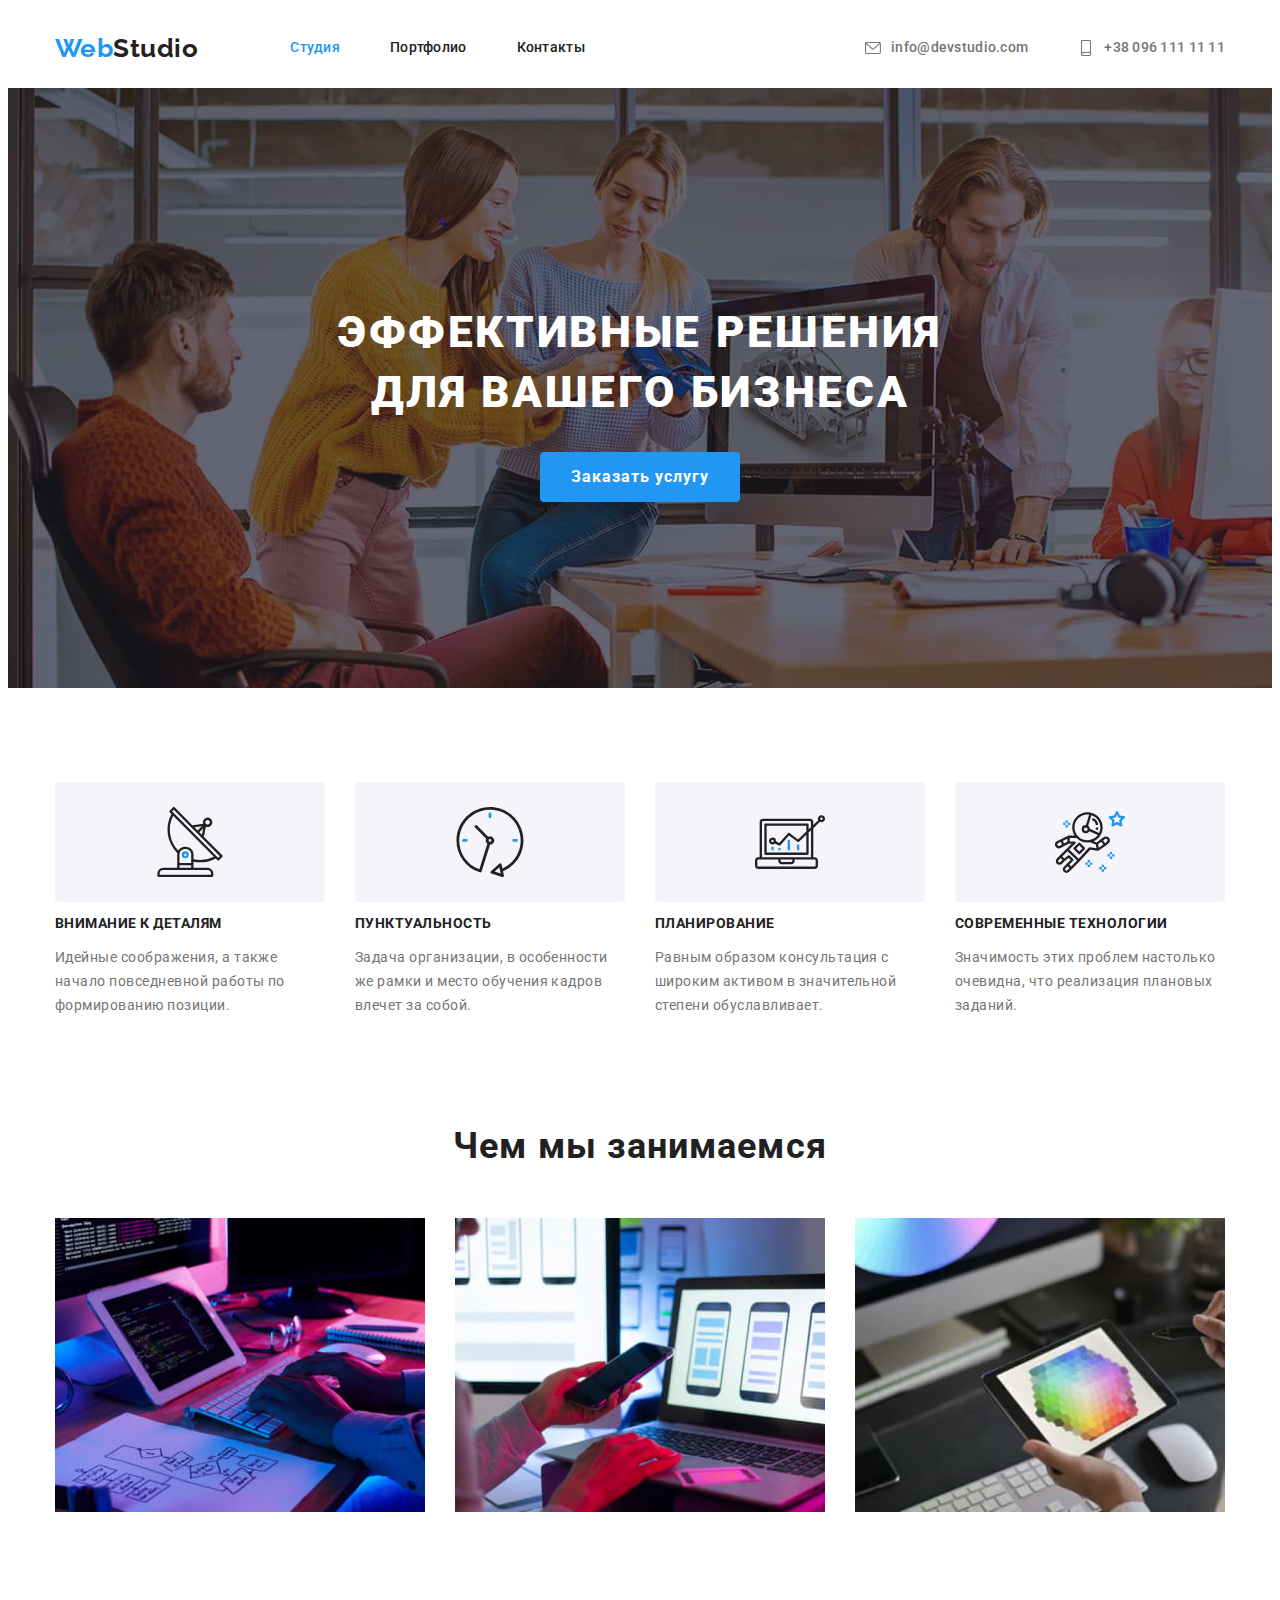
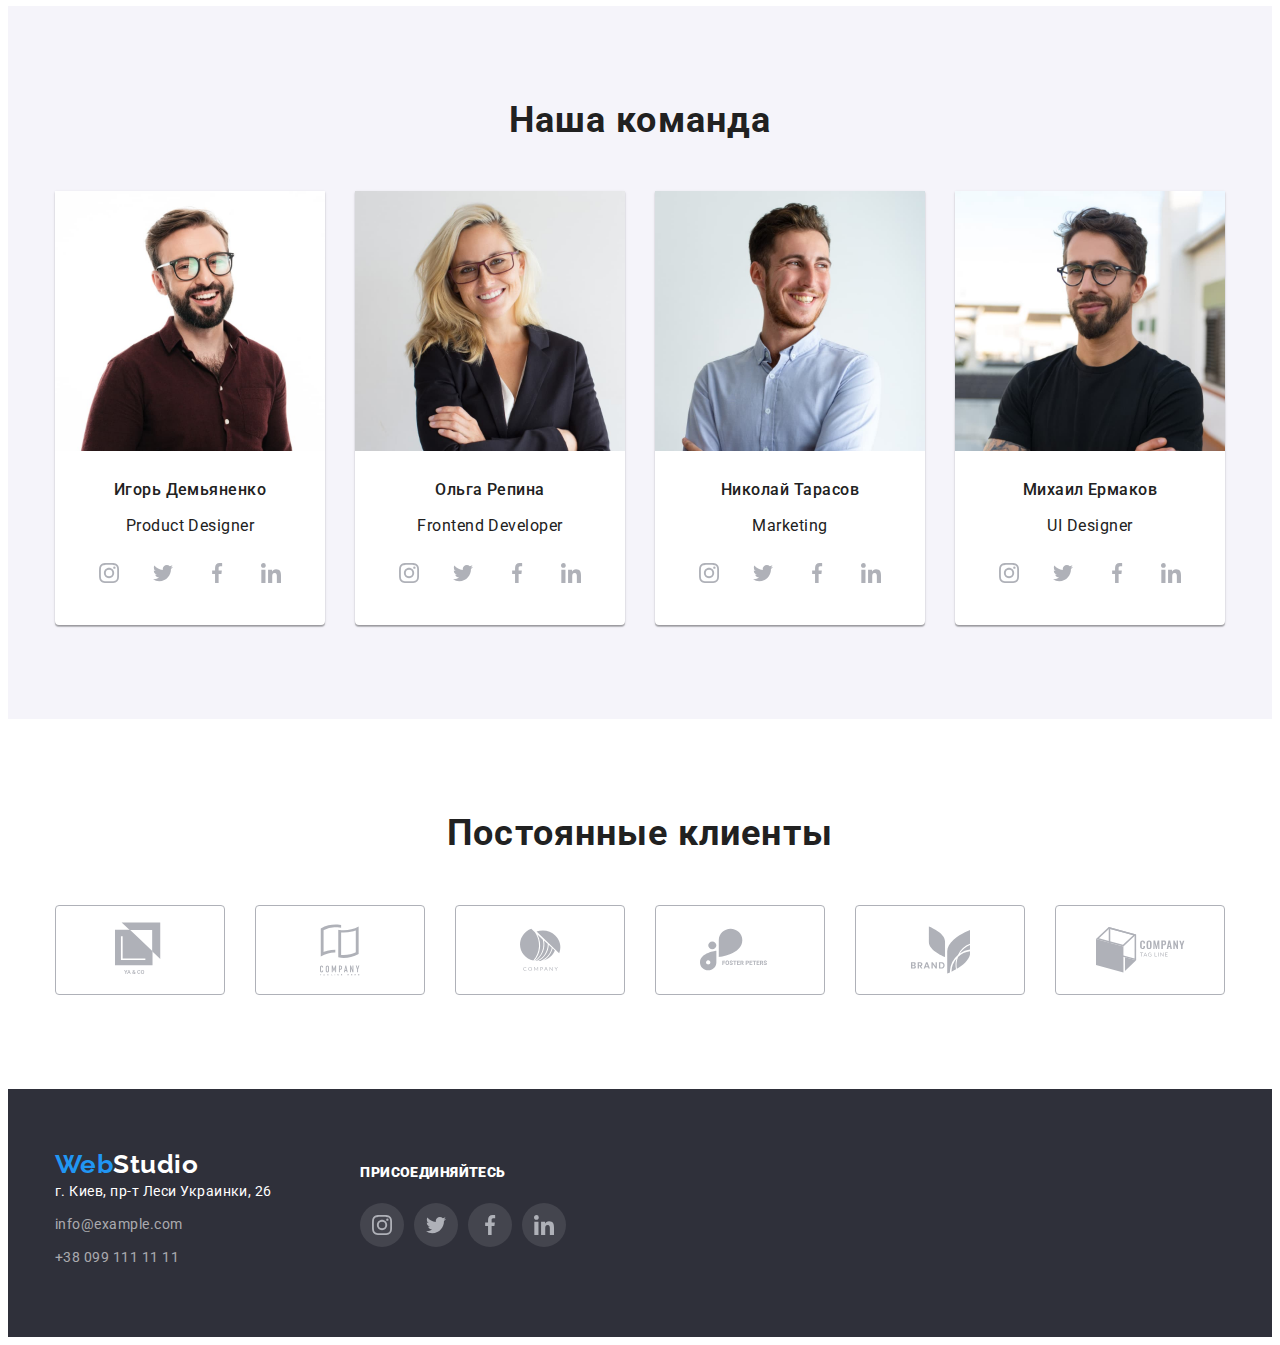
<file: index.html>
<!DOCTYPE html>
<html lang="ru">

<head>
  <meta charset="UTF-8">
  <meta name="viewport" content="width=device-width, initial-scale=1.0">
  <meta name="description" content="Р">
  <title>WebStudio</title>
  <link href="https://fonts.googleapis.com/css2?family=Raleway:wght@700&family=Roboto:wght@400;500;700;900&display=swap" rel="stylesheet">
  <link rel="stylesheet" href="https://cdnjs.cloudflare.com/ajax/libs/modern-normalize/1.0.0/modern-normalize.min.css" integrity="sha512-ISS7cAi1PEhQ8jnbJpJZMd29NlhNj4AWYyLOSp2CE/CsHxTCu+r+t0D2yoJudVrd0/8fTVPUVDzY5Tvli75u/g==" crossorigin="anonymous" />
  <link rel="stylesheet" href="./css/style.css">
</head>
<body>
  <!-- ============== HEADER ============== -->
  <header class="container">
    <div class="header">
      <nav class="header-nav">
        <a class="logo black" href="./index.html">Web<span>Studio</span></a>
        <ul class="header-nav-list">
          <li class="header-nav-list-item active"><a href="./index.html">Студия</a></li>
          <li class="header-nav-list-item"><a href="./portfolio.html">Портфолио</a></li>
          <li class="header-nav-list-item"><a href="#">Контакты</a></li>
        </ul>
      </nav>
      <address>
        <ul class="header-address-list">
          <li class="header-address-list-item">
            <a href="mailto:info@devstudio.com">
              <svg class="header-address-list__icon">
                <use width="16" href="./images/sprite.svg#envelope"></use>
              </svg>
            info@devstudio.com
            </a>
          </li>
          <li class="header-address-list-item">
            <a href="tel:+380961111111">
              <svg class="header-address-list__icon">
                <use width="16" href="./images/sprite.svg#smartphone"></use>
              </svg>
            +38 096 111 11 11
            </a>
          </li>
        </ul>
      </address>
    </div>
  </header>
  <!-- ============== HERO ============== -->
  <section class="hero-wrapper">
    <div class="container">
      <div class="hero">
        <h1 class="hero-title">Эффективные решения<br>для вашего бизнеса</h1>
        <a class="btn hero-btn" href="#">Заказать услугу</a>
      </div>
    </div>
  </section>
  <!-- ============== ADVANTAGES ============== -->
  <section class="container section-hidden-heading">
    <h2 class="hidden">Наши преимущества</h2>
    <ul class="advantages-list">
      <li class="advantages-list-item">
        <p class="advantages-title">Внимание к деталям</p>
        <p class="advantages-describ">Идейные соображения, а также начало повседневной работы по формированию позиции.</p>
      </li>
      <li class="advantages-list-item">
        <p class="advantages-title">Пунктуальность</p>
        <p class="advantages-describ">Задача организации, в особенности же рамки и место обучения кадров влечет за собой.</p>
      </li>
      <li class="advantages-list-item">
        <p class="advantages-title">Планирование</p>
        <p class="advantages-describ">Равным образом консультация с широким активом в значительной степени обуславливает.</p>
      </li>
      <li class="advantages-list-item">
        <p class="advantages-title">Современные технологии</p>
        <p class="advantages-describ">Значимость этих проблем настолько очевидна, что реализация плановых заданий.</p>
      </li>
    </ul>
  </section>
  <!-- ============== WHAT WE DO ============== -->
  <section class="container section">
    <h2 class="what-wedo-title">Чем мы занимаемся</h2>
    <ul class="what-wedo-list">
      <li><img width="370" height="294" src="./images/programmeing.jpg" alt="Программирование. Рабочее место программиста."></li>
      <li><img width="370" height="294" src="./images/development.jpg" alt="Проектирование. На экране лэптопа варианты интерфейсов для мобильных устройств."></li>
      <li><img width="370" height="294" src="./images/design.jpg" alt="Дизайн. Планшет в руке с изображением палитры цветов."></li>
    </ul>
  </section>
  <!-- ============== OUR TEAM ============== -->
  <section class="section-wrapper">
    <div class="container section">
      <h2 class="our-team-title">Наша команда</h2>
      <ul class="our-team-list">
        <li>
          <img width="270" height="260" src="./images/demjanenko.jpg" alt="Игорь Демьяненко">
          <p class="our-team-name">Игорь Демьяненко</p>
          <p class="our-teal-department">Product Designer</p>          
          <ul class="social-list">
            <li><a class="social-list-link" href="" aria-label="ссылка на инстаграм">
              <svg class="social-list-link__icon">
                <use href="./images/sprite.svg#instagram"></use>
              </svg></a>
            </li>
            <li><a class="social-list-link" href="" aria-label="ссылка на твиттер">
              <svg class="social-list-link__icon">
                <use href="./images/sprite.svg#twitter"></use>
              </svg></a>
            </li>
            <li><a class="social-list-link" href="" aria-label="ссылка на фейсбук">
              <svg class="social-list-link__icon">
                <use href="./images/sprite.svg#facebook"></use>
              </svg></a>
            </li>
            <li><a class="social-list-link" href="" aria-label="ссылка на линкедин">
              <svg class="social-list-link__icon">
                <use href="./images/sprite.svg#linkedin"></use>
              </svg></a>
            </li>
          </ul>
        </li>
        <li>
          <img width="270" height="260" src="./images/repina.jpg" alt="Ольга Репина">
          <p class="our-team-name">Ольга Репина</p>
          <p class="our-teal-department">Frontend Developer</p>
          <ul class="social-list">
            <li><a class="social-list-link" href="" aria-label="ссылка на инстаграм">
              <svg class="social-list-link__icon">
                <use href="./images/sprite.svg#instagram"></use>
              </svg></a>
            </li>
            <li><a class="social-list-link" href="" aria-label="ссылка на твиттер">
              <svg class="social-list-link__icon">
                <use href="./images/sprite.svg#twitter"></use>
              </svg></a>
            </li>
            <li><a class="social-list-link" href="" aria-label="ссылка на фейсбук">
              <svg class="social-list-link__icon">
                <use href="./images/sprite.svg#facebook"></use>
              </svg></a>
            </li>
            <li><a class="social-list-link" href="" aria-label="ссылка на линкедин">
              <svg class="social-list-link__icon">
                <use href="./images/sprite.svg#linkedin"></use>
              </svg></a>
            </li>
          </ul>
        </li>
        <li>
          <img width="270" height="260" src="./images/tarasov.jpg" alt="Николай Тарасов">
          <p class="our-team-name">Николай Тарасов</p>
          <p class="our-teal-department">Marketing</p>
          <ul class="social-list">
            <li><a class="social-list-link" href="" aria-label="ссылка на инстаграм">
              <svg class="social-list-link__icon">
                <use href="./images/sprite.svg#instagram"></use>
              </svg></a>
            </li>
            <li><a class="social-list-link" href="" aria-label="ссылка на твиттер">
              <svg class="social-list-link__icon">
                <use href="./images/sprite.svg#twitter"></use>
              </svg></a>
            </li>
            <li><a class="social-list-link" href="" aria-label="ссылка на фейсбук">
              <svg class="social-list-link__icon">
                <use href="./images/sprite.svg#facebook"></use>
              </svg></a>
            </li>
            <li><a class="social-list-link" href="" aria-label="ссылка на линкедин">
              <svg class="social-list-link__icon">
                <use href="./images/sprite.svg#linkedin"></use>
              </svg></a>
            </li>
          </ul>
        </li>
        <li>
          <img width="270" height="260" src="./images/ermakov.jpg" alt="Михаил Ермаков">
          <p class="our-team-name">Михаил Ермаков</p>
          <p class="our-teal-department">UI Designer</p>
          <ul class="social-list">
            <li><a class="social-list-link" href="" aria-label="ссылка на инстаграм">
              <svg class="social-list-link__icon">
                <use href="./images/sprite.svg#instagram"></use>
              </svg></a>
            </li>
            <li><a class="social-list-link" href="" aria-label="ссылка на твиттер">
              <svg class="social-list-link__icon">
                <use href="./images/sprite.svg#twitter"></use>
              </svg></a>
            </li>
            <li><a class="social-list-link" href="" aria-label="ссылка на фейсбук">
              <svg class="social-list-link__icon">
                <use href="./images/sprite.svg#facebook"></use>
              </svg></a>
            </li>
            <li><a class="social-list-link" href="" aria-label="ссылка на линкедин">
              <svg class="social-list-link__icon">
                <use href="./images/sprite.svg#linkedin"></use>
              </svg></a>
            </li>
          </ul>
        </li>
      </ul>
    </div>
  </section>
  <!-- ============== CLIENTS ============== -->
  <section class="container section">
    <h2 class="clients-title">Постоянные клиенты</h2>

      <!-- !!!!!!!????????      WHY IT DOESN'T WORK CORRECTLY? -->

    <ul class="clients-list">
      <li>
        <a class="clients-list-link" href="" aria-label="ссылка на сайт клиента 1">
          <svg width="50" class="clients-list-link__icon">
            <use href="./images/sprite.svg#logo1"></use>
          </svg>
        </a>
      </li>
      <li>
        <a class="clients-list-link" href="" aria-label="ссылка на сайт клиента 1">
          <svg width="40" class="clients-list-link__icon">
            <use href="./images/sprite.svg#logo2"></use>
          </svg>
        </a>
      </li>
      <li>
        <a class="clients-list-link" href="" aria-label="ссылка на сайт клиента 1">
          <svg width="41" class="clients-list-link__icon">
            <use href="./images/sprite.svg#logo3"></use>
          </svg>
        </a>
      </li>
      <li>
        <a class="clients-list-link" href="" aria-label="ссылка на сайт клиента 1">
          <svg width="80" class="clients-list-link__icon">
            <use href="./images/sprite.svg#logo4"></use>
          </svg>
        </a>
      </li>
      <li>
        <a class="clients-list-link" href="" aria-label="ссылка на сайт клиента 1">
          <svg width="59" class="clients-list-link__icon">
            <use href="./images/sprite.svg#logo5"></use>
          </svg>
        </a>
      </li>
      <li>
        <a class="clients-list-link" href="" aria-label="ссылка на сайт клиента 1">
          <svg width="89" class="clients-list-link__icon">
            <use href="./images/sprite.svg#logo6"></use>
          </svg>
        </a>
      </li>
    </ul>
  </section>
  <!-- ============== FOOTER ============== -->
  <footer class="footer-wrapper">
    <ul class="container main-footer-list">
      <li>
        <a class="logo white" href="./index.html">Web<span>Studio</span></a>
        <address class="main-footer-address">
          <a class="main-footer-address-item" href="https://goo.gl/maps/NjZCvUkzxNPmsS3A7">г. Киев, пр-т Леси Украинки, 26</a>
          <a class="main-footer-address-item" href="mailto:info@devstudio.com">info@example.com</a>
          <a class="main-footer-address-item" href="tel:+380961111111">+38 099 111 11 11</a>
        </address>
      </li>
      <li>
        <p class="main-footer-join-title"><b>присоединяйтесь</b></p>
        <ul class="social-list footer">
          <li><a class="social-list-link" href="" aria-label="ссылка на инстаграм">
            <svg class="social-list-link__icon">
              <use href="./images/sprite.svg#instagram"></use>
            </svg></a>
          </li>
          <li><a class="social-list-link" href="" aria-label="ссылка на твиттер">
            <svg class="social-list-link__icon">
              <use href="./images/sprite.svg#twitter"></use>
            </svg></a>
          </li>
          <li><a class="social-list-link" href="" aria-label="ссылка на фейсбук">
            <svg class="social-list-link__icon">
              <use href="./images/sprite.svg#facebook"></use>
            </svg></a>
          </li>
          <li><a class="social-list-link" href="" aria-label="ссылка на линкедин">
            <svg class="social-list-link__icon">
              <use href="./images/sprite.svg#linkedin"></use>
            </svg></a>
          </li>
        </ul>
      </li>
    </ul>
  </footer>
</body>

</html>
</file>
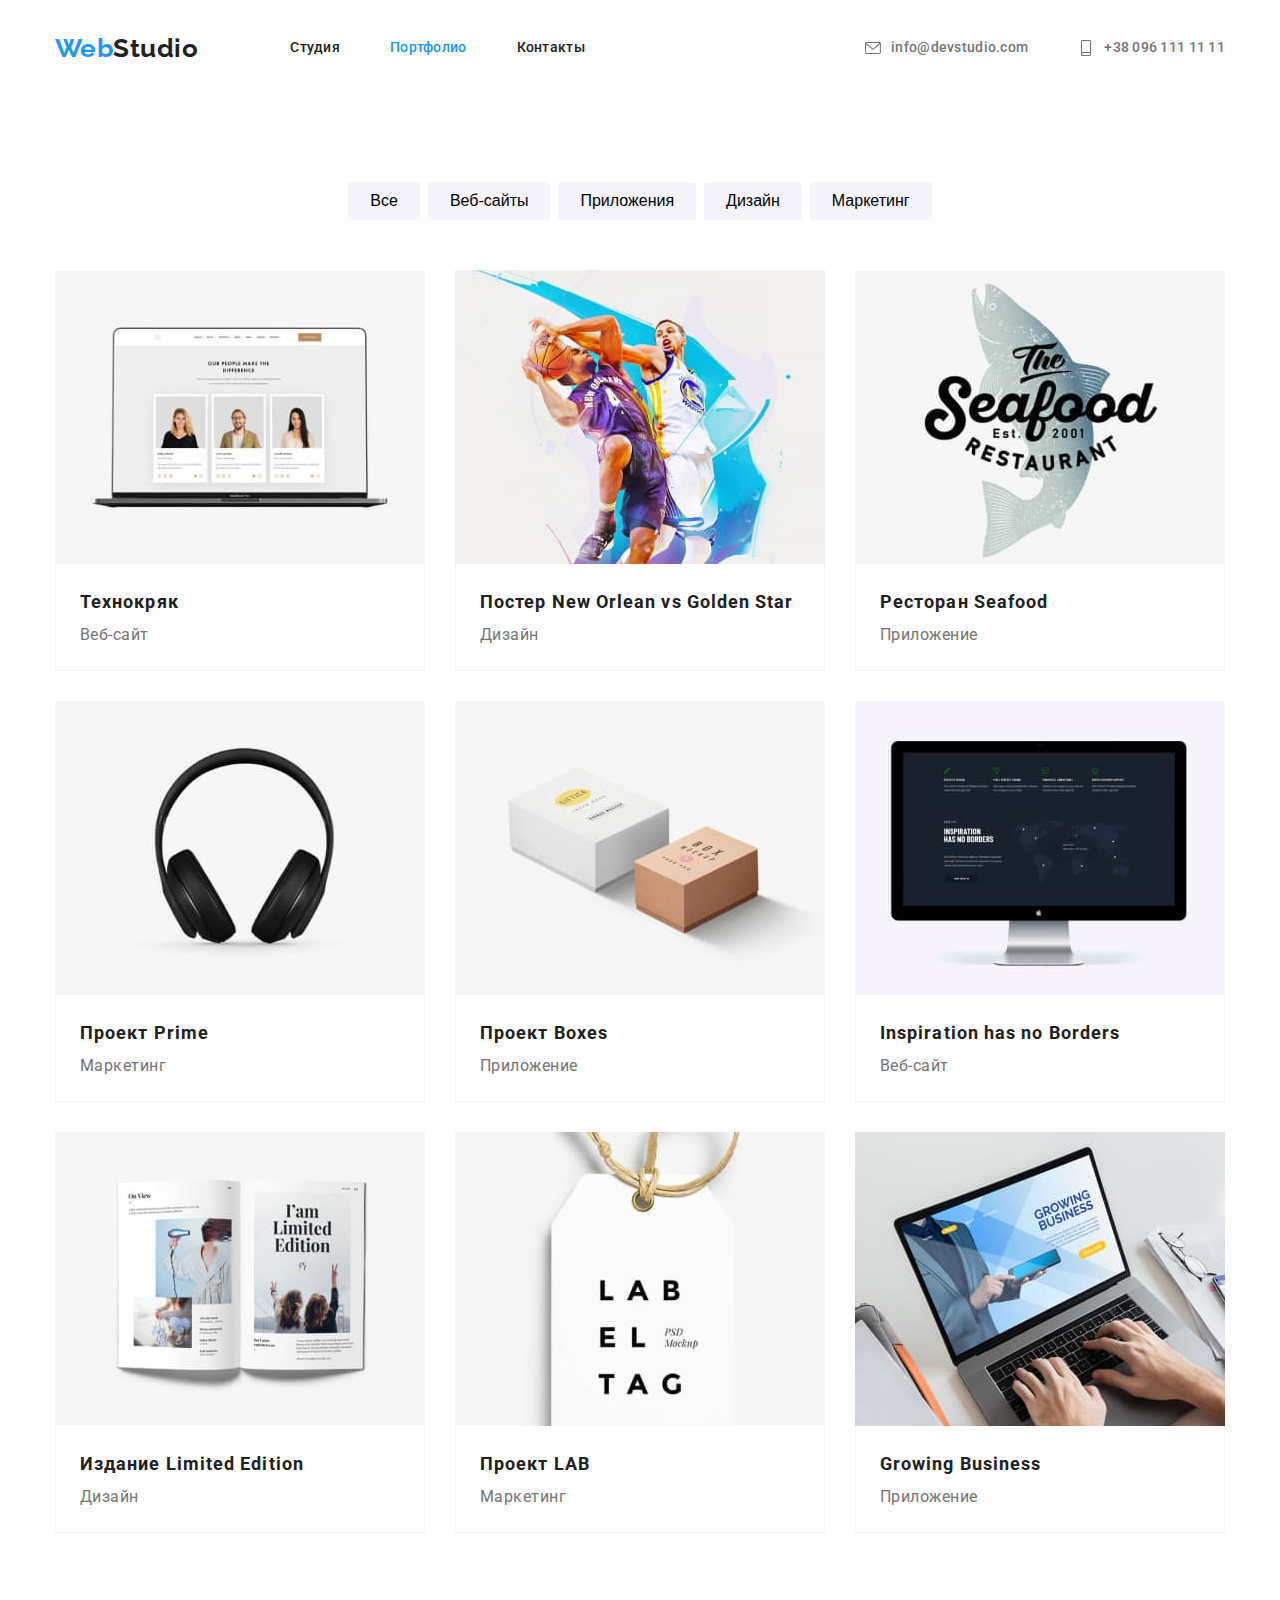
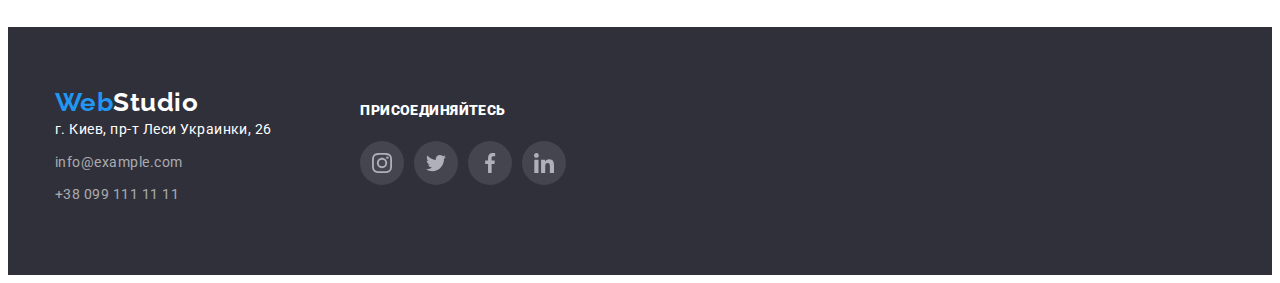
<file: portfolio.html>
<!DOCTYPE html>
<html lang="ru">

<head>
  <meta charset="UTF-8">
  <meta name="viewport" content="width=device-width, initial-scale=1.0">
  <meta name="description" content="Р">
  <title>WebStudio</title>
  <link href="https://fonts.googleapis.com/css2?family=Raleway:wght@700&family=Roboto:wght@400;500;700;900&display=swap"
    rel="stylesheet">
  <link rel="stylesheet" href="https://cdnjs.cloudflare.com/ajax/libs/modern-normalize/1.0.0/modern-normalize.min.css"
    integrity="sha512-ISS7cAi1PEhQ8jnbJpJZMd29NlhNj4AWYyLOSp2CE/CsHxTCu+r+t0D2yoJudVrd0/8fTVPUVDzY5Tvli75u/g=="
    crossorigin="anonymous" />
  <link rel="stylesheet" href="./css/style.css">
</head>

<body>
  <!-- ============== HEADER ============== -->
  <header class="container">
    <div class="header">
      <nav class="header-nav">
        <a class="logo black" href="./index.html">Web<span>Studio</span></a>
        <ul class="header-nav-list">
          <li class="header-nav-list-item"><a href="./index.html">Студия</a></li>
          <li class="header-nav-list-item active"><a href="./portfolio.html">Портфолио</a></li>
          <li class="header-nav-list-item"><a href="#">Контакты</a></li>
        </ul>
      </nav>
      <address>
        <ul class="header-address-list">
          <li class="header-address-list-item">
            <a href="mailto:info@devstudio.com">
              <svg class="header-address-list__icon">
                <use width="16" href="./images/sprite.svg#envelope"></use>
              </svg>
            info@devstudio.com
            </a>
          </li>
          <li class="header-address-list-item">
            <a href="tel:+380961111111">
              <svg class="header-address-list__icon">
                <use width="16" href="./images/sprite.svg#smartphone"></use>
              </svg>
            +38 096 111 11 11
            </a>
          </li>
        </ul>
      </address>
    </div>
  </header>
  <!-- ============== PORTFOLIO ============== -->
  <section class="container section">
    <h1 class="hidden">Портфолио</h1>
    <ul class="portfolio-btn-list">
      <li><button class="portfolio-btn" type="button">Все</button></li>
      <li><button class="portfolio-btn" type="button">Веб-сайты</button></li>
      <li><button class="portfolio-btn" type="button">Приложения</button></li>
      <li><button class="portfolio-btn" type="button">Дизайн</button></li>
      <li><button class="portfolio-btn" type="button">Маркетинг</button></li>
    </ul>

    <ul class="portfolio-cards-list">
      <li class="portfolio-cards-list-item">
        <img width="370" height="294" src="./images/tehnokrjak.jpg" alt="На экране лептопа главная страница сайта компании технокряк.">
        <footer class="portfolio-cards-footer">
          <p class="portfolio-cards-description">Технокряк</p>
          <p class="portfolio-cards-category">Веб-сайт</p>
        </footer>
      </li>
      <li class="portfolio-cards-list-item">
        <img width="370" height="294" src="./images/golden-star.jpg" alt="Два баскетболиста с мячом. Слева темнокожий парень,справа белый.">
        <footer class="portfolio-cards-footer">
          <p class="portfolio-cards-description">Постер New Orlean vs Golden Star</p>
          <p class="portfolio-cards-category">Дизайн</p>
        </footer>
      </li>
      <li class="portfolio-cards-list-item">
        <img width="370" height="294" src="./images/seafood.jpg" alt="Логотип компании сифуд.">
        <footer class="portfolio-cards-footer">
          <p class="portfolio-cards-description">Ресторан Seafood</p>
          <p class="portfolio-cards-category">Приложение</p>
        </footer>
      </li>
      <li class="portfolio-cards-list-item">
        <img width="370" height="294" src="./images/prime.jpg" alt="Черные наушники.">
        <footer class="portfolio-cards-footer">
          <p class="portfolio-cards-description">Проект Prime</p>
          <p class="portfolio-cards-category">Маркетинг</p>
        </footer>
      </li>
      <li class="portfolio-cards-list-item">
        <img width="370" height="294" src="./images/boxes.jpg" alt="Две коробки. Слева белая справа светло бурая.">
        <footer class="portfolio-cards-footer">
          <p class="portfolio-cards-description">Проект Boxes</p>
          <p class="portfolio-cards-category">Приложение</p>
        </footer>
      </li>
      <li class="portfolio-cards-list-item">
        <img width="370" height="294" src="./images/inspiration.jpg" alt=" На экране монитора главная страница сайта компании инсперейшенс хез но боодес.">
        <footer class="portfolio-cards-footer">
          <p class="portfolio-cards-description">Inspiration has no Borders</p>
          <p class="portfolio-cards-category">Веб-сайт</p>
        </footer>
      </li>
      <li class="portfolio-cards-list-item">
        <img width="370" height="294" src="./images/limited-edition.jpg" alt="Розвертка журнала издания лимитед едишн.">
        <footer class="portfolio-cards-footer">
          <p class="portfolio-cards-description">Издание Limited Edition</p>
          <p class="portfolio-cards-category">Дизайн</p>
        </footer>
      </li>
      <li class="portfolio-cards-list-item">
        <img width="370" height="294" src="./images/lab.jpg" alt="Белый бейдж с черными заглавными буквами лаб ель таг.">
        <footer class="portfolio-cards-footer">
          <p class="portfolio-cards-description">Проект LAB</p>
          <p class="portfolio-cards-category">Маркетинг</p>
        </footer>
      </li>
      <li class="portfolio-cards-list-item">
        <img width="370" height="294" src="./images/growing-bisiness.jpg" alt="На экране лептопа главная страница сайта компании гроуинг бизнен.">
        <footer class="portfolio-cards-footer">
          <p class="portfolio-cards-description">Growing Business</p>
          <p class="portfolio-cards-category">Приложение</p>
        </footer>
      </li>
    </ul>

  </section>
  <!-- ============== FOOTER ============== -->
  <footer class="footer-wrapper">
    <ul class="container main-footer-list">
      <li>
        <a class="logo white" href="./index.html">Web<span>Studio</span></a>
        <address class="main-footer-address">
          <a class="main-footer-address-item" href="https://goo.gl/maps/NjZCvUkzxNPmsS3A7">г. Киев, пр-т Леси Украинки, 26</a>
          <a class="main-footer-address-item" href="mailto:info@devstudio.com">info@example.com</a>
          <a class="main-footer-address-item" href="tel:+380961111111">+38 099 111 11 11</a>
        </address>
      </li>
      <li>
        <p class="main-footer-join-title"><b>присоединяйтесь</b></p>
        <ul class="social-list footer">
          <li><a class="social-list-link" href="" aria-label="ссылка на инстаграм">
            <svg class="social-list-link__icon">
              <use href="./images/sprite.svg#instagram"></use>
            </svg></a>
          </li>
          <li><a class="social-list-link" href="" aria-label="ссылка на твиттер">
            <svg class="social-list-link__icon">
              <use href="./images/sprite.svg#twitter"></use>
            </svg></a>
          </li>
          <li><a class="social-list-link" href="" aria-label="ссылка на фейсбук">
            <svg class="social-list-link__icon">
              <use href="./images/sprite.svg#facebook"></use>
            </svg></a>
          </li>
          <li><a class="social-list-link" href="" aria-label="ссылка на линкедин">
            <svg class="social-list-link__icon">
              <use href="./images/sprite.svg#linkedin"></use>
            </svg></a>
          </li>
        </ul>
      </li>
    </ul>
  </footer>
</body>

</html>
</file>
<file: css/style.css>
:root {
    --main-color: #2196F3;
    --hero-color: #2F303A;
    --white-color: #FFFFFF;
    --black-color: #212121;
    --grey-color: #757575;
    --wrapper-color: #F5F4FA;
    --footer-color: #2F303A;
    --footer-address-color: rgba(255, 255, 255, 0.6);
    --portfolio-btn-color: #F5F4FA;
    --social-icon-color: #AFB1B8;
}
html {box-sizing: border-box;}
*,
*::before,
*::after {
    box-sizing: inherit;
    /* outline: 1px solid #1e90ff; */
}
body {
    font-family: 'Roboto', sans-serif;
    color: var(--black-color);
    letter-spacing: 0.03em;
}
img {display: block;}

/* ======== COMPONENTS ========  */
.container {
    width: 1200px;
    padding: 0 15px;
    margin: 0 auto;
}
.container.section {
    padding-top: 94px;
    padding-bottom: 94px;
}
.container.section-hidden-heading {
    padding-top: 94px;
    padding-bottom: 0px;
}
.btn {
    display: inline-block;
    width: 200px;
    color: var(--white-color);
    background-color: var(--main-color);
    padding-top: 10px;
    padding-bottom: 10px;
    border-radius: 4px;
    font-size: 16px;
    font-weight: 700;
    font-size: 16px;
    line-height: 1.87;
    letter-spacing: 0.06em;
    text-align: center;
}
a {text-decoration: none;}
ul {
    list-style: none;
    padding: 0px;
    margin: 0px;
}
.hidden {
    position: absolute !important;
    clip: rect(1px 1px 1px 1px); /* IE6, IE7 */
    clip: rect(1px, 1px, 1px, 1px);
    padding:0 !important;
    border:0 !important;
    height: 1px !important; 
    width: 1px !important; 
    overflow: hidden;
}
.section-wrapper {background-color: var(--wrapper-color);}
.footer-wrapper {background-color: var(--footer-color);}


.social-list {
    display: flex;
    margin: 0 auto 30px;
    width: 206px;
    justify-content: space-between;
    align-items: center;
}
.social-list-link {
    display: flex;
    width: 44px;
    height: 44px;
    border-radius: 50%;
    justify-content: center;
    align-items: center;
}
.footer .social-list-link {
    background-color: rgba(255, 255, 255, 0.1);
}
.social-list-link__icon {
    width: 20px;
    height: 20px;
    fill: var(--social-icon-color);
}
.social-list-link:hover,
.social-list-link:focus {background-color: var(--main-color);}
.social-list-link:hover .social-list-link__icon,
.social-list-link:focus .social-list-link__icon {
    fill: var(--white-color);
}
/* ======== END COMPONENTS ========  */
/* ======== HEADER ========  */
.header {
    height: 80px;
    display: flex;
    justify-content: space-between;
    align-items: center;
}
.header-nav {display: flex;}


.logo{
    margin-right: 92px;
    font-family: 'Raleway', sans-serif;
    font-weight: bold;
    font-size: 26px;
    line-height: 1.19;
    color: var(--main-color);
}
.logo.black > span {color: var(--black-color)}
.logo.white > span {color: var(--white-color)}
.header-nav-list {
    display: flex;
    align-items: center;
    font-weight: 500;
    font-size: 14px;
    line-height: 1.14;
    letter-spacing: 0.02em;
}
.header-nav-list-item:not(:last-child) {margin-right: 50px;}
.header-nav-list-item>a {color: var(--black-color)}
.header-nav-list-item>a:hover,
.header-nav-list-item>a:focus{color: var(--main-color)}
.active>a {color: var(--main-color)}
.header-address-list {
    display: flex;
}
.header-address-list-item>a {
    display: flex;
    align-items: center;
    color: var(--grey-color);
    font-style: normal;
    font-weight: 500;
    font-size: 14px;
    line-height: 1.14;
    letter-spacing: 0.02em;
}
.header-address-list-item>a:hover,
.header-address-list-item>a:focus {color: var(--main-color);}
.header-address-list-item>a:hover .header-address-list__icon,
.header-address-list-item>a:focus .header-address-list__icon {fill: var(--main-color);}

.header-address-list-item:first-child {margin-right: 50px;}
.header-address-list__icon {
    fill: var(--grey-color);
    max-height: 16px;
    max-width: 16px;
    margin-right: 10px;
}
/* ======== END HEADER ========  */
/* ======== HERO ========  */
.hero-wrapper {
    background-image: linear-gradient(
        rgb(47, 48, 58, .4), 
        rgb(47, 48, 58, .4)
        ), 
        url("../images/hero.jpg");
    background-repeat: no-repeat;
    background-size: cover;
    background-color: var(--hero-color);
}
.hero {
    display: flex;
    height: 600px;
    /* max-width: 1600px; */
    flex-direction: column;
    justify-content: center;
    align-items: center;
}
.hero-title {
    color: var(--white-color);
    font-weight: 900;
    font-size: 44px;
    line-height: 1.36;
    letter-spacing: 0.06em;
    text-transform: uppercase;
    text-align: center;
}
/* ======== END HERO ========  */
/* ======== ADVANTAGES ========  */
.advantages-list{
    display: flex;
    justify-content: space-between;
}
.advantages-list-item:nth-child(1)::before {
    content: "";
    display: block;
    width: 270px;
    height: 120px;
    border-radius: 4px;
    background-image: url(../images/antenna.svg);
    background-repeat: no-repeat;
    background-position: center;
    background-color: var(--wrapper-color);
}
.advantages-list-item:nth-child(2)::before {
    content: "";
    display: block;
    width: 270px;
    height: 120px;
    border-radius: 4px;
    background-image: url(../images/clock.svg);
    background-repeat: no-repeat;
    background-position: center;
    background-color: var(--wrapper-color);
}
.advantages-list-item:nth-child(3)::before {
    content: "";
    display: block;
    width: 270px;
    height: 120px;
    border-radius: 4px;
    background-image: url(../images/diagram.svg);
    background-repeat: no-repeat;
    background-position: center;
    background-color: var(--wrapper-color);
}
.advantages-list-item:nth-child(4)::before {
    content: "";
    display: block;
    width: 270px;
    height: 120px;
    border-radius: 4px;
    background-image: url(../images/astronaut.svg);
    background-repeat: no-repeat;
    background-position: center;
    background-color: var(--wrapper-color);
}
.advantages-title {
    font-weight: bold;
    font-size: 14px;
    line-height: 1.14;
    text-transform: uppercase;
}
.advantages-list-item {
    width: 270px;
}
.advantages-describ {
    color: var(--grey-color);
    font-size: 14px;
    line-height: 1.71;
}
/* ======== END ADVANTAGES ========  */
/* ======== WHAT WEDO ========  */
.what-wedo-title {
    font-weight: bold;
    font-size: 36px;
    line-height: 1.16;
    text-align: center;
    letter-spacing: 0.03em;
    margin: 0px 0px 50px;
}
.what-wedo-list{
    display: flex;
    justify-content: space-between;
}
/* ======== END WHAT WEDO ========  */
/* ======== OUR TEAM ========  */
.our-team-title{
    font-weight: bold;
    font-size: 36px;
    line-height: 1.16;
    text-align: center;
    letter-spacing: 0.03em;
    margin: 0px 0px 50px;
}
.our-team-list{
    display: flex;
    justify-content: space-between;
}
.our-team-list > li {
    background-color: var(--white-color);
    text-align: center;
    border-radius: 0px 0px 4px 4px;
    box-shadow: 
    0px 1px 3px rgba(0, 0, 0, 0.12), 
    0px 1px 1px rgba(0, 0, 0, 0.14), 
    0px 2px 1px rgba(0, 0, 0, 0.2);
}
.our-team-list > li > img {
    margin-bottom: 30px;
}
.our-team-name{
    margin: 0 auto 10px;
    font-weight: 500;
    font-size: 16px;
    line-height: 1.18;
    letter-spacing: 0.03em;
}
.our-team-department{
    margin: 0 auto 16px;
    font-size: 16px;
    line-height: 1.18;
    letter-spacing: 0.03em;
    color: var(--grey-color);
}
/* ======== END OUR TEAM ========  */
/* ======== CLIENTS ========  */
.clients-title{
    font-weight: bold;
    font-size: 36px;
    line-height: 1.16;
    text-align: center;
    letter-spacing: 0.03em;
    margin: 0px 0px 50px;
}
.clients-list {
    display: flex;
    justify-content: space-between;

}
.clients-list-link {
    display: flex;
    justify-content: center;
    align-items: center;
    width: 170px;
    height: 90px;
    border: 1px solid var(--social-icon-color);
    border-radius: 4px;
}
.clients-list-link:hover {border-color: var(--main-color);}
.clients-list-link:hover .clients-list-link__icon {fill: var(--main-color);}
.clients-list-link__icon {
    fill: var(--social-icon-color);
}

/* ======== END CLIENTS ========  */
/* ======== FOOTER ========  */
.main-footer-list {
    display: flex;
    padding-top: 60px;
    padding-bottom: 60px;
}
.main-footer-list>li:first-child {margin-right: 70px;}
.container.main-footer>a.logo {
    display: inline-block;
    margin-bottom: 20px;
}
.main-footer-address {
    display: flex;
    flex-direction: column;
}
.main-footer-address-item {
    color: var(--footer-address-color);
    font-style: normal;
    font-size: 14px;
    line-height: 1.71;
}
.main-footer-address-item:first-child {
    color: var(--white-color);
}
.main-footer-address-item:not(:last-child){
    margin-bottom: 9px;
}
.main-footer-join-title {
    font-weight: 700;
    font-size: 14px;
    line-height: 1.42;
    letter-spacing: 0.03em;
    text-transform: uppercase;
    color: var(--white-color);
    margin-bottom: 20px;
}
/* ======== END FOOTER ========  */
/* ======== PORTFOLIO ========  */
.portfolio-btn-list {
    display: flex;
    justify-content: center;
    margin-bottom: 50px;
}
.portfolio-btn {
    padding: 6px 22px;
    border-radius: 4px;
    border-width: 0px;
    background-color: var(--portfolio-btn-color);
    font-weight: 500;
    font-size: 16px;
    line-height: 1.62;
    text-align: center;
}
.portfolio-btn:hover,
.portfolio-btn:focus {
    color: var(--white-color);
    background-color: var(--main-color);
    cursor: pointer;
    box-shadow: 
    0px 3px 1px rgba(0, 0, 0, 0.1), 
    0px 1px 2px rgba(0, 0, 0, 0.08), 
    0px 2px 2px rgba(0, 0, 0, 0.12);
}
.portfolio-btn-list>li:not(:last-child) {
    margin-right: 8px;
}
.portfolio-cards-list {
    display: flex;
    flex-wrap: wrap;
}
.portfolio-cards-list-item {
 background-color: var(--wrapper-color);
}
.portfolio-cards-list-item:hover,
.portfolio-cards-list-item:focus {
    cursor: pointer;
    box-shadow: 
    0px 1px 1px rgba(0, 0, 0, 0.12), 
    0px 4px 4px rgba(0, 0, 0, 0.06), 
    1px 4px 6px rgba(0, 0, 0, 0.16);
}
.portfolio-cards-list-item:not(:nth-child(3n)){
    margin-right: 30px;
}
.portfolio-cards-list-item:not(:nth-last-child(-n+3)) {
    margin-bottom: 30px;
}
.portfolio-cards-footer{
    margin-left: 1px;
    margin-bottom: 1px;
    background-color: var(--white-color);
    width: calc(100% - 2px);
    padding: 20px 24px;
}
.portfolio-cards-description {
    font-weight: bold;
    font-size: 18px;
    line-height: 2;
    letter-spacing: 0.06em;
    margin: 0px;
}
.portfolio-cards-category {
    font-size: 16px;
    line-height: 1.87;
    color: var(--grey-color);
    margin: 0px;
}

/* ======== END PORTFOLIO ========  */
</file>
